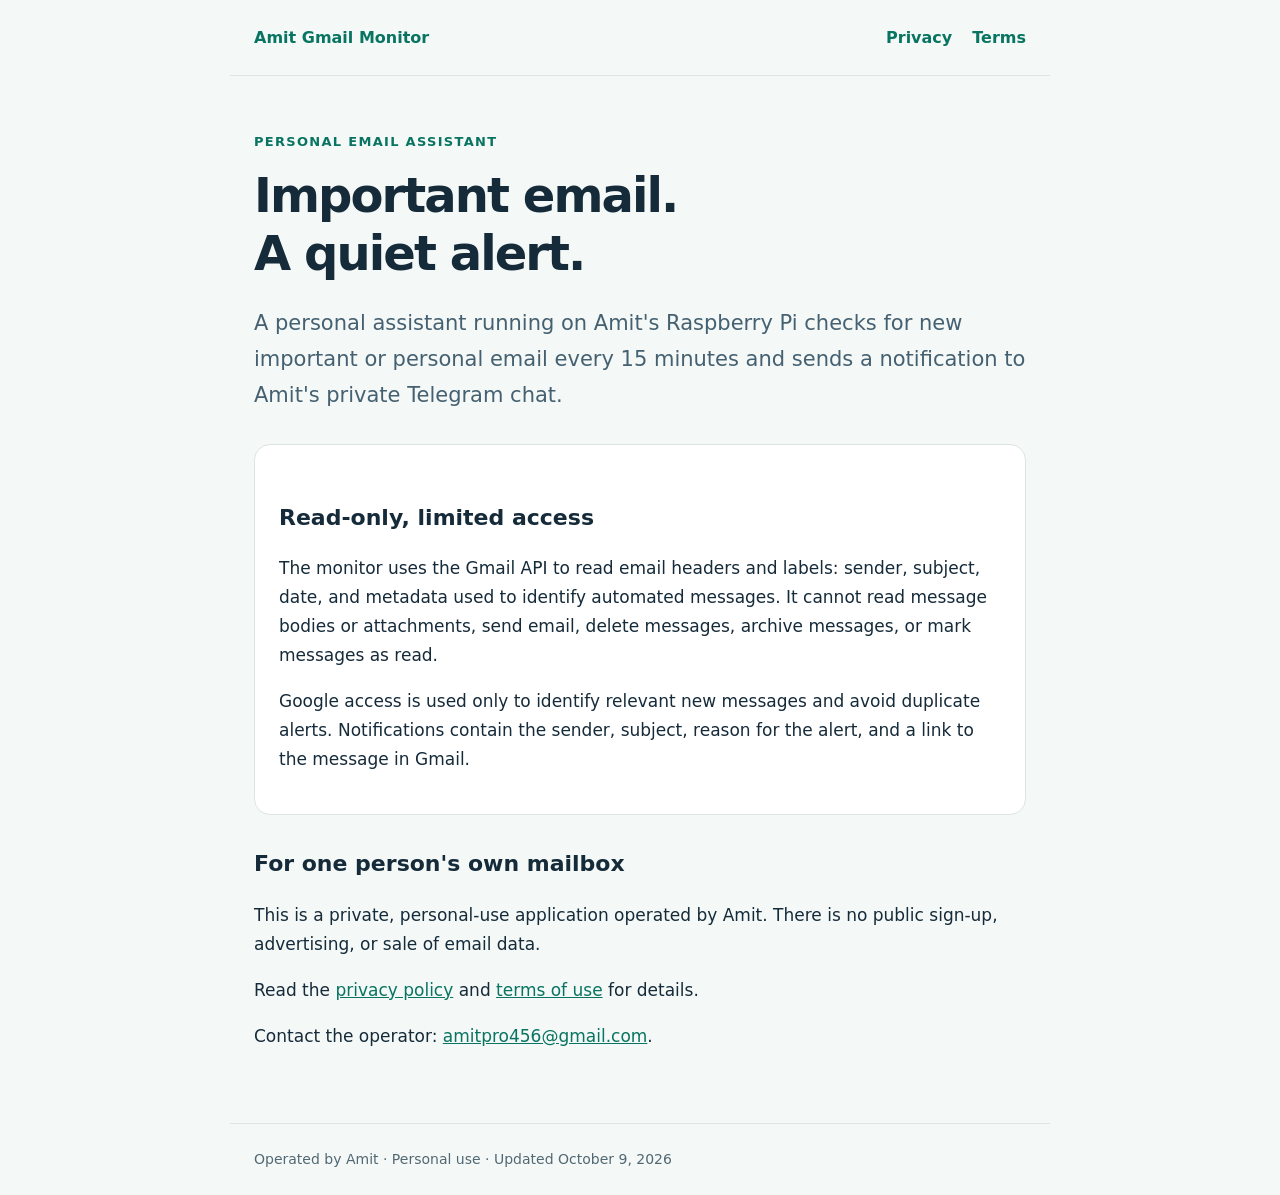
<file: index.html>
<!doctype html><html lang="en"><head><meta charset="utf-8"><meta name="viewport" content="width=device-width,initial-scale=1"><meta name="description" content="Amit Gmail Monitor is a personal, read-only email alert assistant."><title>Amit Gmail Monitor</title><link rel="stylesheet" href="style.css"></head><body><header><a href="./">Amit Gmail Monitor</a><nav aria-label="Main navigation"><a href="privacy.html">Privacy</a><a href="terms.html">Terms</a></nav></header><main><div class="eyebrow">Personal email assistant</div><h1>Important email.<br>A quiet alert.</h1><p class="lead">A personal assistant running on Amit's Raspberry Pi checks for new important or personal email every 15 minutes and sends a notification to Amit's private Telegram chat.</p><div class="card"><h2>Read-only, limited access</h2><p>The monitor uses the Gmail API to read email headers and labels: sender, subject, date, and metadata used to identify automated messages. It cannot read message bodies or attachments, send email, delete messages, archive messages, or mark messages as read.</p><p>Google access is used only to identify relevant new messages and avoid duplicate alerts. Notifications contain the sender, subject, reason for the alert, and a link to the message in Gmail.</p></div><h2>For one person's own mailbox</h2><p>This is a private, personal-use application operated by Amit. There is no public sign-up, advertising, or sale of email data.</p><p>Read the <a href="privacy.html">privacy policy</a> and <a href="terms.html">terms of use</a> for details.</p><p>Contact the operator: <a href="mailto:amitpro456@gmail.com">amitpro456@gmail.com</a>.</p></main><footer>Operated by Amit · Personal use · Updated October 9, 2026</footer></body></html>
</file>
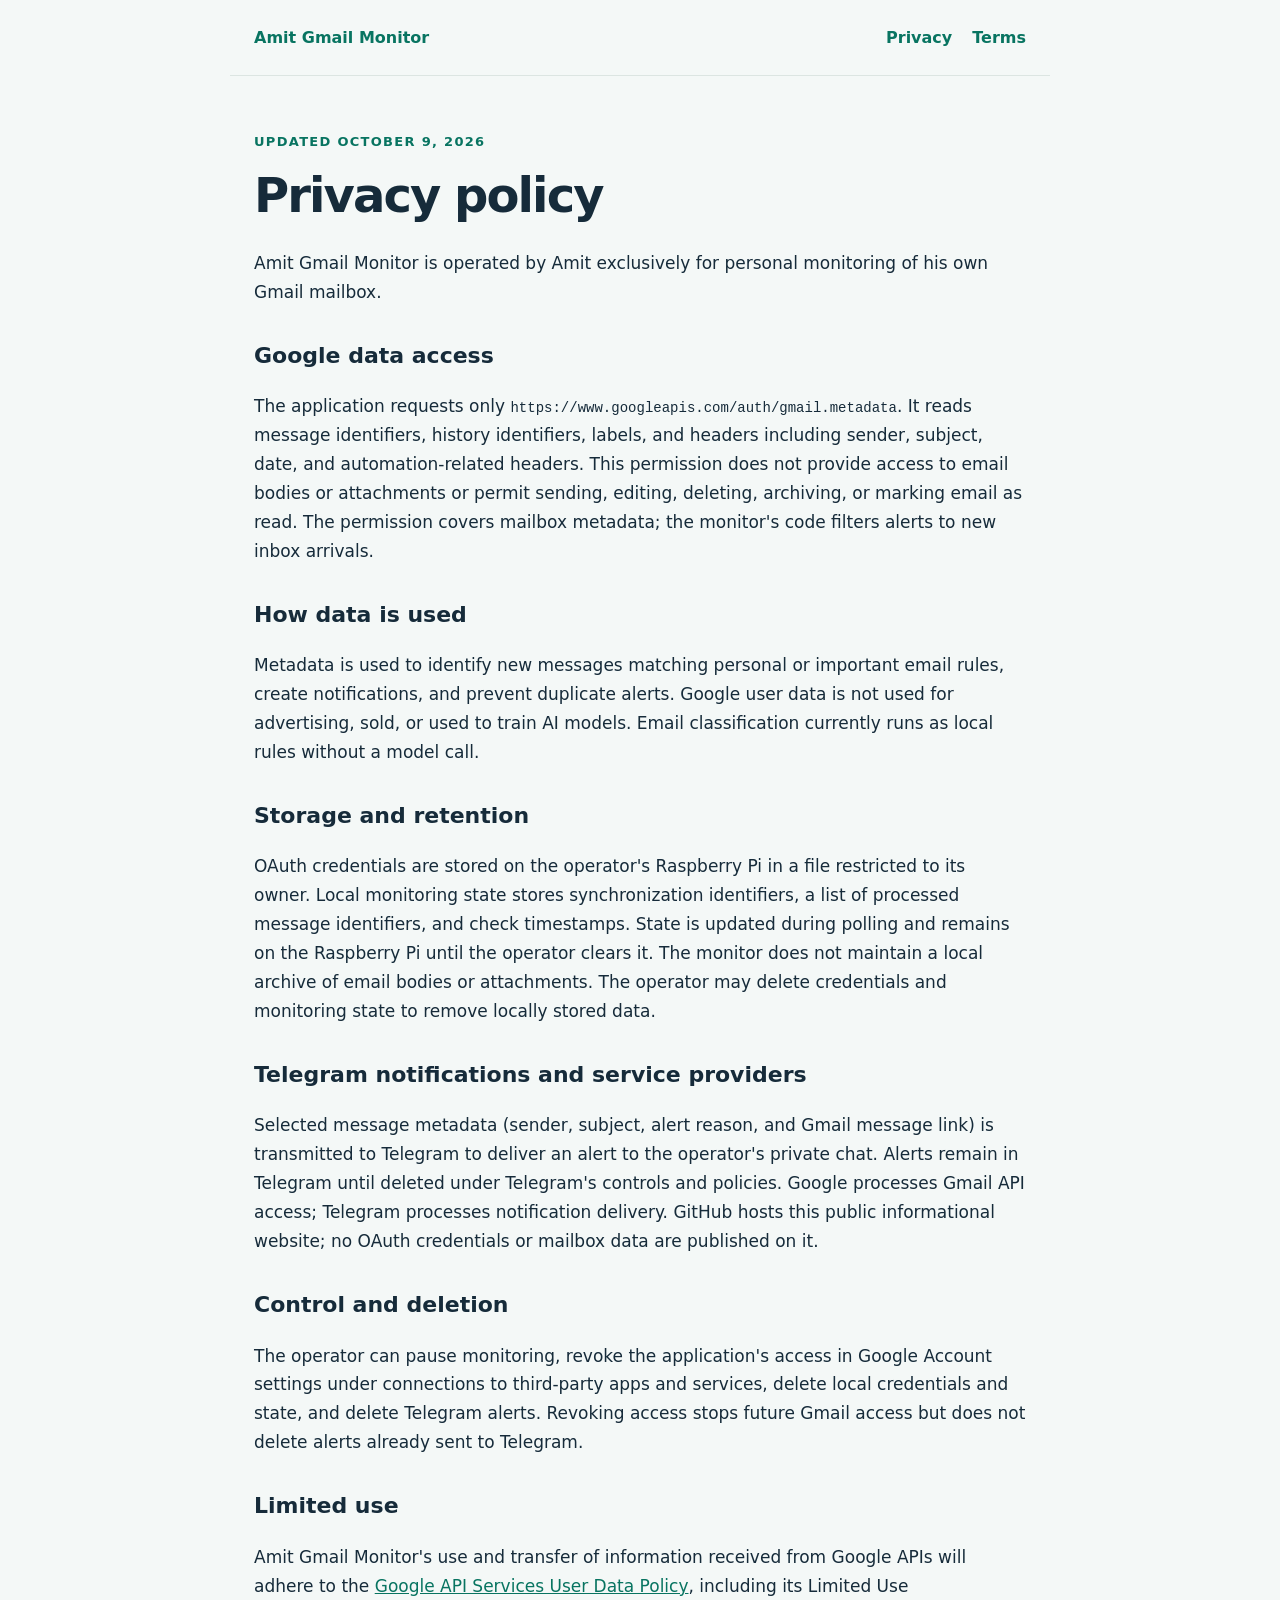
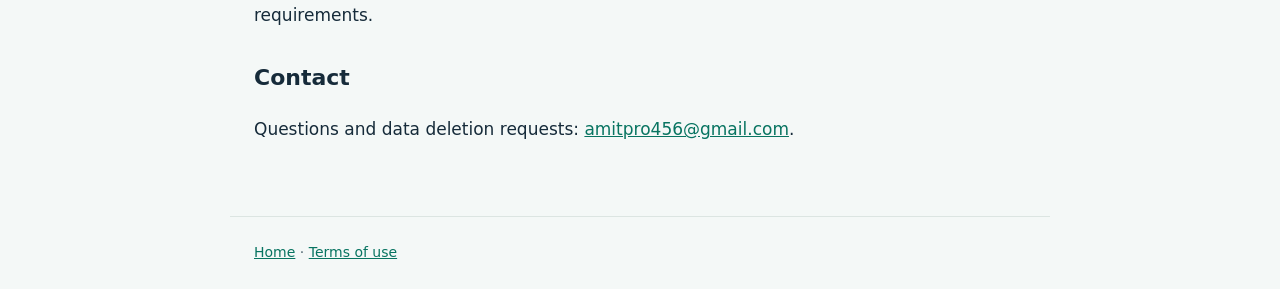
<file: privacy.html>
<!doctype html><html lang="en"><head><meta charset="utf-8"><meta name="viewport" content="width=device-width,initial-scale=1"><title>Privacy policy · Amit Gmail Monitor</title><link rel="stylesheet" href="style.css"></head><body><header><a href="./">Amit Gmail Monitor</a><nav aria-label="Main navigation"><a href="privacy.html" aria-current="page">Privacy</a><a href="terms.html">Terms</a></nav></header><main><div class="eyebrow">Updated October 9, 2026</div><h1>Privacy policy</h1><p>Amit Gmail Monitor is operated by Amit exclusively for personal monitoring of his own Gmail mailbox.</p><h2>Google data access</h2><p>The application requests only <code>https://www.googleapis.com/auth/gmail.metadata</code>. It reads message identifiers, history identifiers, labels, and headers including sender, subject, date, and automation-related headers. This permission does not provide access to email bodies or attachments or permit sending, editing, deleting, archiving, or marking email as read. The permission covers mailbox metadata; the monitor's code filters alerts to new inbox arrivals.</p><h2>How data is used</h2><p>Metadata is used to identify new messages matching personal or important email rules, create notifications, and prevent duplicate alerts. Google user data is not used for advertising, sold, or used to train AI models. Email classification currently runs as local rules without a model call.</p><h2>Storage and retention</h2><p>OAuth credentials are stored on the operator's Raspberry Pi in a file restricted to its owner. Local monitoring state stores synchronization identifiers, a list of processed message identifiers, and check timestamps. State is updated during polling and remains on the Raspberry Pi until the operator clears it. The monitor does not maintain a local archive of email bodies or attachments. The operator may delete credentials and monitoring state to remove locally stored data.</p><h2>Telegram notifications and service providers</h2><p>Selected message metadata (sender, subject, alert reason, and Gmail message link) is transmitted to Telegram to deliver an alert to the operator's private chat. Alerts remain in Telegram until deleted under Telegram's controls and policies. Google processes Gmail API access; Telegram processes notification delivery. GitHub hosts this public informational website; no OAuth credentials or mailbox data are published on it.</p><h2>Control and deletion</h2><p>The operator can pause monitoring, revoke the application's access in Google Account settings under connections to third-party apps and services, delete local credentials and state, and delete Telegram alerts. Revoking access stops future Gmail access but does not delete alerts already sent to Telegram.</p><h2>Limited use</h2><p>Amit Gmail Monitor's use and transfer of information received from Google APIs will adhere to the <a href="https://developers.google.com/terms/api-services-user-data-policy">Google API Services User Data Policy</a>, including its Limited Use requirements.</p><h2>Contact</h2><p>Questions and data deletion requests: <a href="mailto:amitpro456@gmail.com">amitpro456@gmail.com</a>.</p></main><footer><a href="./">Home</a> · <a href="terms.html">Terms of use</a></footer></body></html>
</file>
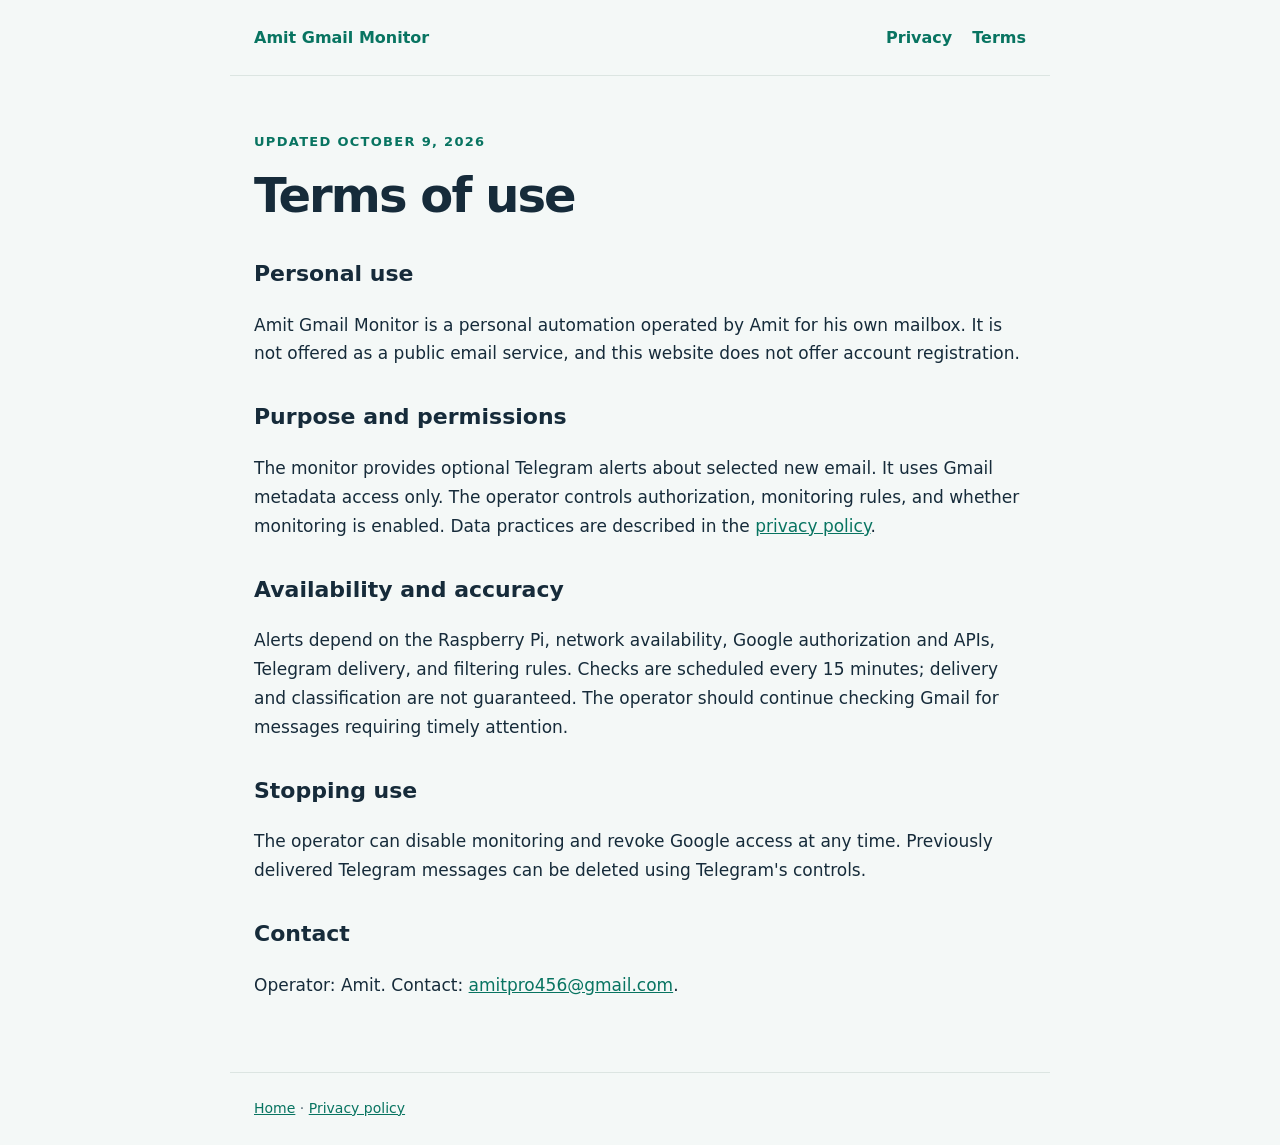
<file: terms.html>
<!doctype html><html lang="en"><head><meta charset="utf-8"><meta name="viewport" content="width=device-width,initial-scale=1"><title>Terms of use · Amit Gmail Monitor</title><link rel="stylesheet" href="style.css"></head><body><header><a href="./">Amit Gmail Monitor</a><nav aria-label="Main navigation"><a href="privacy.html">Privacy</a><a href="terms.html" aria-current="page">Terms</a></nav></header><main><div class="eyebrow">Updated October 9, 2026</div><h1>Terms of use</h1><h2>Personal use</h2><p>Amit Gmail Monitor is a personal automation operated by Amit for his own mailbox. It is not offered as a public email service, and this website does not offer account registration.</p><h2>Purpose and permissions</h2><p>The monitor provides optional Telegram alerts about selected new email. It uses Gmail metadata access only. The operator controls authorization, monitoring rules, and whether monitoring is enabled. Data practices are described in the <a href="privacy.html">privacy policy</a>.</p><h2>Availability and accuracy</h2><p>Alerts depend on the Raspberry Pi, network availability, Google authorization and APIs, Telegram delivery, and filtering rules. Checks are scheduled every 15 minutes; delivery and classification are not guaranteed. The operator should continue checking Gmail for messages requiring timely attention.</p><h2>Stopping use</h2><p>The operator can disable monitoring and revoke Google access at any time. Previously delivered Telegram messages can be deleted using Telegram's controls.</p><h2>Contact</h2><p>Operator: Amit. Contact: <a href="mailto:amitpro456@gmail.com">amitpro456@gmail.com</a>.</p></main><footer><a href="./">Home</a> · <a href="privacy.html">Privacy policy</a></footer></body></html>
</file>
<file: style.css>
:root{font-family:system-ui,-apple-system,BlinkMacSystemFont,"Segoe UI",sans-serif;color:#162b3a;background:#f4f8f7;line-height:1.7}*{box-sizing:border-box}body{margin:0}header,main,footer{max-width:820px;margin:auto;padding:24px}header{display:flex;justify-content:space-between;align-items:center;border-bottom:1px solid #dce5e2}header a{font-weight:650;text-decoration:none}nav{display:flex;gap:20px}a{color:#087461}main{min-height:65vh;padding-top:55px;padding-bottom:55px}h1{font-size:clamp(30px,6vw,48px);line-height:1.2;letter-spacing:-.04em;margin:14px 0 24px}h2{font-size:22px;margin-top:30px}p,li{font-size:17px}.eyebrow{color:#087461;font-weight:650;font-size:13px;text-transform:uppercase;letter-spacing:.1em}.lead{font-size:21px;color:#456171}.card{background:white;padding:24px;border:1px solid #dce5e2;border-radius:16px;margin-top:30px}footer{font-size:14px;color:#526873;border-top:1px solid #dce5e2}code{font-size:14px;overflow-wrap:anywhere}.muted{color:#526873}@media(max-width:560px){header{display:block}nav{margin-top:10px}main{padding-top:30px}}
</file>
